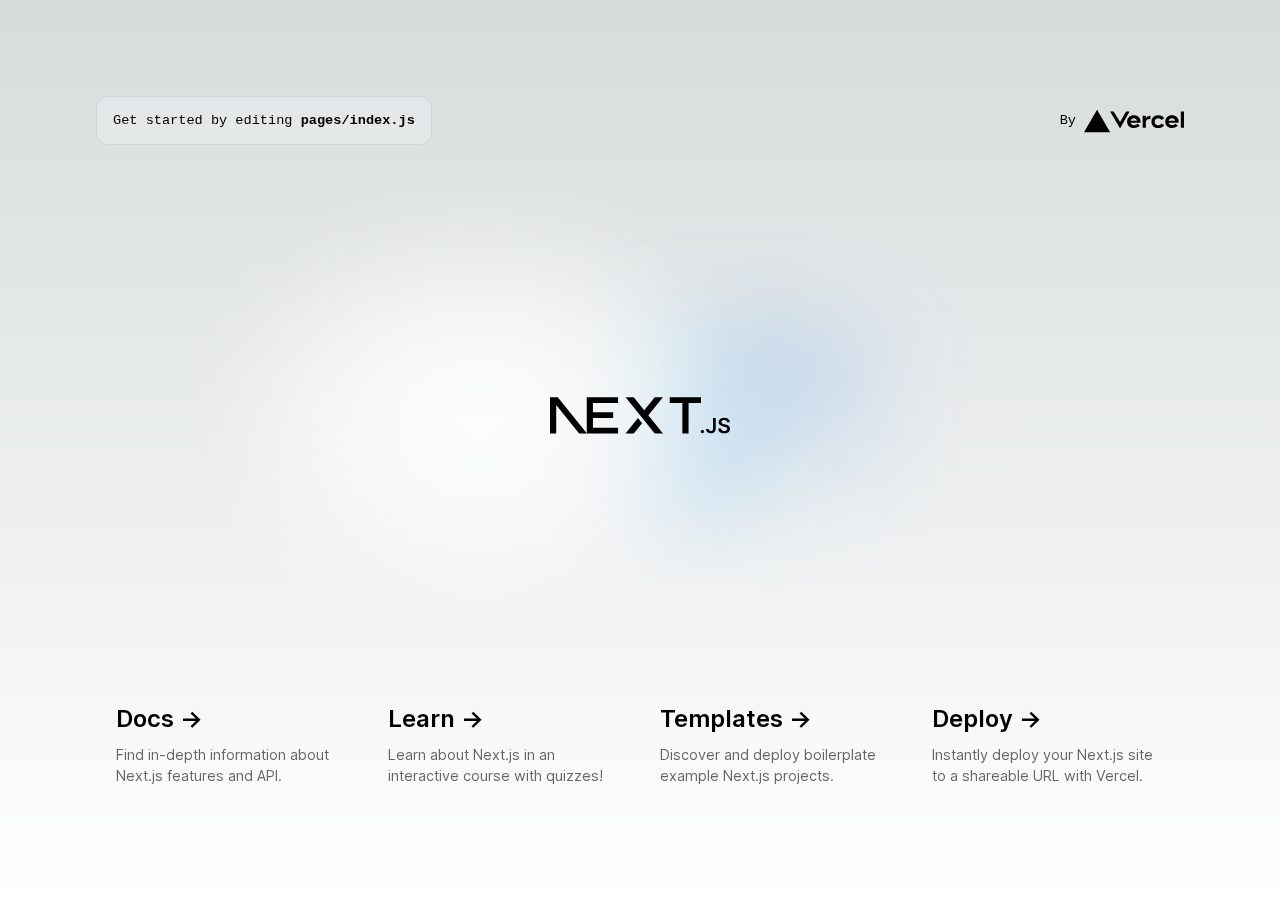
<file: index.html>
<!DOCTYPE html><html lang="en"><head><meta charSet="utf-8"/><title>Create Next App</title><meta name="description" content="Generated by create next app"/><meta name="viewport" content="width=device-width, initial-scale=1"/><link rel="icon" href="/favicon.ico"/><link rel="preload" as="image" href="/vercel.svg" fetchpriority="high"/><link rel="preload" as="image" href="/next.svg" fetchpriority="high"/><meta name="next-head-count" content="7"/><link rel="preload" href="/_next/static/media/2aaf0723e720e8b9-s.p.woff2" as="font" type="font/woff2" crossorigin="anonymous" data-next-font="size-adjust"/><link rel="preload" href="/_next/static/css/876d048b5dab7c28.css" as="style"/><link rel="stylesheet" href="/_next/static/css/876d048b5dab7c28.css" data-n-g=""/><link rel="preload" href="/_next/static/css/1b55222842c4b5e4.css" as="style"/><link rel="stylesheet" href="/_next/static/css/1b55222842c4b5e4.css" data-n-p=""/><noscript data-n-css=""></noscript><script defer="" nomodule="" src="/_next/static/chunks/polyfills-c67a75d1b6f99dc8.js"></script><script src="/_next/static/chunks/webpack-8fa1640cc84ba8fe.js" defer=""></script><script src="/_next/static/chunks/framework-2c79e2a64abdb08b.js" defer=""></script><script src="/_next/static/chunks/main-2ba37e62325cc71b.js" defer=""></script><script src="/_next/static/chunks/pages/_app-2dfd096757008a0f.js" defer=""></script><script src="/_next/static/chunks/pages/index-5fb9c66cad0cfc0a.js" defer=""></script><script src="/_next/static/tm6BKH5uN1aKuLBlrNbky/_buildManifest.js" defer=""></script><script src="/_next/static/tm6BKH5uN1aKuLBlrNbky/_ssgManifest.js" defer=""></script></head><body><div id="__next"><main class="Home_main__nLjiQ __className_ccafe3"><div class="Home_description__41Owk"><p>Get started by editing <code class="Home_code__suPER">pages/index.js</code></p><div><a href="https://vercel.com?utm_source=create-next-app&amp;utm_medium=default-template&amp;utm_campaign=create-next-app" target="_blank" rel="noopener noreferrer">By<!-- --> <img alt="Vercel Logo" fetchpriority="high" width="100" height="24" decoding="async" data-nimg="1" class="Home_vercelLogo__dtSk9" style="color:transparent" src="/vercel.svg"/></a></div></div><div class="Home_center__4BFgC"><img alt="Next.js Logo" fetchpriority="high" width="180" height="37" decoding="async" data-nimg="1" class="Home_logo__27_tb" style="color:transparent" src="/next.svg"/></div><div class="Home_grid__GxQ85"><a href="https://nextjs.org/docs?utm_source=create-next-app&amp;utm_medium=default-template&amp;utm_campaign=create-next-app" class="Home_card___LpL1" target="_blank" rel="noopener noreferrer"><h2>Docs <span>-&gt;</span></h2><p>Find in-depth information about Next.js features and API.</p></a><a href="https://nextjs.org/learn?utm_source=create-next-app&amp;utm_medium=default-template&amp;utm_campaign=create-next-app" class="Home_card___LpL1" target="_blank" rel="noopener noreferrer"><h2>Learn <span>-&gt;</span></h2><p>Learn about Next.js in an interactive course with quizzes!</p></a><a href="https://vercel.com/templates?framework=next.js&amp;utm_source=create-next-app&amp;utm_medium=default-template&amp;utm_campaign=create-next-app" class="Home_card___LpL1" target="_blank" rel="noopener noreferrer"><h2>Templates <span>-&gt;</span></h2><p>Discover and deploy boilerplate example Next.js projects.</p></a><a href="https://vercel.com/new?utm_source=create-next-app&amp;utm_medium=default-template&amp;utm_campaign=create-next-app" class="Home_card___LpL1" target="_blank" rel="noopener noreferrer"><h2>Deploy <span>-&gt;</span></h2><p>Instantly deploy your Next.js site to a shareable URL with Vercel.</p></a></div></main></div><script id="__NEXT_DATA__" type="application/json">{"props":{"pageProps":{}},"page":"/","query":{},"buildId":"tm6BKH5uN1aKuLBlrNbky","nextExport":true,"autoExport":true,"isFallback":false,"scriptLoader":[]}</script></body></html>
</file>
<file: _next/static/css/876d048b5dab7c28.css>
:root{--max-width:1100px;--border-radius:12px;--font-mono:ui-monospace,Menlo,Monaco,"Cascadia Mono","Segoe UI Mono","Roboto Mono","Oxygen Mono","Ubuntu Monospace","Source Code Pro","Fira Mono","Droid Sans Mono","Courier New",monospace;--foreground-rgb:0,0,0;--background-start-rgb:214,219,220;--background-end-rgb:255,255,255;--primary-glow:conic-gradient(from 180deg at 50% 50%,#16abff33 0deg,#0885ff33 55deg,#54d6ff33 120deg,#0071ff33 160deg,transparent 360deg);--secondary-glow:radial-gradient(#fff,hsla(0,0%,100%,0));--tile-start-rgb:239,245,249;--tile-end-rgb:228,232,233;--tile-border:conic-gradient(#00000080,#00000040,#00000030,#00000020,#00000010,#00000010,#00000080);--callout-rgb:238,240,241;--callout-border-rgb:172,175,176;--card-rgb:180,185,188;--card-border-rgb:131,134,135}@media (prefers-color-scheme:dark){:root{--foreground-rgb:255,255,255;--background-start-rgb:0,0,0;--background-end-rgb:0,0,0;--primary-glow:radial-gradient(rgba(1,65,255,.4),rgba(1,65,255,0));--secondary-glow:linear-gradient(to bottom right,rgba(1,65,255,0),rgba(1,65,255,0),rgba(1,65,255,.3));--tile-start-rgb:2,13,46;--tile-end-rgb:2,5,19;--tile-border:conic-gradient(#ffffff80,#ffffff40,#ffffff30,#ffffff20,#ffffff10,#ffffff10,#ffffff80);--callout-rgb:20,20,20;--callout-border-rgb:108,108,108;--card-rgb:100,100,100;--card-border-rgb:200,200,200}}*{box-sizing:border-box;padding:0;margin:0}body,html{max-width:100vw;overflow-x:hidden}body{color:rgb(var(--foreground-rgb));background:linear-gradient(to bottom,transparent,rgb(var(--background-end-rgb))) rgb(var(--background-start-rgb))}a{color:inherit;text-decoration:none}@media (prefers-color-scheme:dark){html{color-scheme:dark}}
</file>
<file: _next/static/css/1b55222842c4b5e4.css>
.Home_main__nLjiQ{display:flex;flex-direction:column;justify-content:space-between;align-items:center;padding:6rem;min-height:100vh}.Home_description__41Owk{display:inherit;justify-content:inherit;align-items:inherit;font-size:.85rem;max-width:var(--max-width);width:100%;z-index:2;font-family:var(--font-mono)}.Home_description__41Owk a{display:flex;justify-content:center;align-items:center;gap:.5rem}.Home_description__41Owk p{position:relative;margin:0;padding:1rem;background-color:rgba(var(--callout-rgb),.5);border:1px solid rgba(var(--callout-border-rgb),.3);border-radius:var(--border-radius)}.Home_code__suPER{font-weight:700;font-family:var(--font-mono)}.Home_grid__GxQ85{display:grid;grid-template-columns:repeat(4,minmax(25%,auto));width:var(--max-width);max-width:100%}.Home_card___LpL1{padding:1rem 1.2rem;border-radius:var(--border-radius);background:rgba(var(--card-rgb),0);border:1px solid rgba(var(--card-border-rgb),0);transition:background .2s,border .2s}.Home_card___LpL1 span{display:inline-block;transition:transform .2s}.Home_card___LpL1 h2{font-weight:600;margin-bottom:.7rem}.Home_card___LpL1 p{margin:0;opacity:.6;font-size:.9rem;line-height:1.5;max-width:30ch}.Home_center__4BFgC{display:flex;justify-content:center;align-items:center;position:relative;padding:4rem 0}.Home_center__4BFgC:before{background:var(--secondary-glow);border-radius:50%;width:480px;height:360px;margin-left:-400px}.Home_center__4BFgC:after{background:var(--primary-glow);width:240px;height:180px;z-index:-1}.Home_center__4BFgC:after,.Home_center__4BFgC:before{content:"";left:50%;position:absolute;filter:blur(45px);transform:translateZ(0)}.Home_logo__27_tb{position:relative}@media (hover:hover) and (pointer:fine){.Home_card___LpL1:hover{background:rgba(var(--card-rgb),.1);border:1px solid rgba(var(--card-border-rgb),.15)}.Home_card___LpL1:hover span{transform:translateX(4px)}}@media (prefers-reduced-motion){.Home_card___LpL1:hover span{transform:none}}@media (max-width:700px){.Home_content__Zy02X{padding:4rem}.Home_grid__GxQ85{grid-template-columns:1fr;margin-bottom:120px;max-width:320px;text-align:center}.Home_card___LpL1{padding:1rem 2.5rem}.Home_card___LpL1 h2{margin-bottom:.5rem}.Home_center__4BFgC{padding:8rem 0 6rem}.Home_center__4BFgC:before{transform:none;height:300px}.Home_description__41Owk{font-size:.8rem}.Home_description__41Owk a{padding:1rem}.Home_description__41Owk div,.Home_description__41Owk p{display:flex;justify-content:center;position:fixed;width:100%}.Home_description__41Owk p{align-items:center;inset:0 0 auto;padding:2rem 1rem 1.4rem;border-radius:0;border:none;border-bottom:1px solid rgba(var(--callout-border-rgb),.25);background:linear-gradient(to bottom,rgba(var(--background-start-rgb),1),rgba(var(--callout-rgb),.5));background-clip:padding-box;-webkit-backdrop-filter:blur(24px);backdrop-filter:blur(24px)}.Home_description__41Owk div{align-items:flex-end;pointer-events:none;inset:auto 0 0;padding:2rem;height:200px;background:linear-gradient(to bottom,transparent 0,rgb(var(--background-end-rgb)) 40%);z-index:1}}@media (min-width:701px) and (max-width:1120px){.Home_grid__GxQ85{grid-template-columns:repeat(2,50%)}}@media (prefers-color-scheme:dark){.Home_vercelLogo__dtSk9{filter:invert(1)}.Home_logo__27_tb{filter:invert(1) drop-shadow(0 0 .3rem #ffffff70)}}@keyframes Home_rotate____XsI{0%{transform:rotate(1turn)}to{transform:rotate(0deg)}}@font-face{font-family:__Inter_ccafe3;font-style:normal;font-weight:100 900;font-display:swap;src:url(/_next/static/media/d1d9458b69004127-s.woff2) format("woff2");unicode-range:U+0460-052f,U+1c80-1c88,U+20b4,U+2de0-2dff,U+a640-a69f,U+fe2e-fe2f}@font-face{font-family:__Inter_ccafe3;font-style:normal;font-weight:100 900;font-display:swap;src:url(/_next/static/media/b967158bc7d7a9fb-s.woff2) format("woff2");unicode-range:U+0301,U+0400-045f,U+0490-0491,U+04b0-04b1,U+2116}@font-face{font-family:__Inter_ccafe3;font-style:normal;font-weight:100 900;font-display:swap;src:url(/_next/static/media/ae9ae6716d4f8bf8-s.woff2) format("woff2");unicode-range:U+1f??}@font-face{font-family:__Inter_ccafe3;font-style:normal;font-weight:100 900;font-display:swap;src:url(/_next/static/media/c0f5ec5bbf5913b7-s.woff2) format("woff2");unicode-range:U+0370-03ff}@font-face{font-family:__Inter_ccafe3;font-style:normal;font-weight:100 900;font-display:swap;src:url(/_next/static/media/b1db3e28af9ef94a-s.woff2) format("woff2");unicode-range:U+0102-0103,U+0110-0111,U+0128-0129,U+0168-0169,U+01a0-01a1,U+01af-01b0,U+0300-0301,U+0303-0304,U+0308-0309,U+0323,U+0329,U+1ea0-1ef9,U+20ab}@font-face{font-family:__Inter_ccafe3;font-style:normal;font-weight:100 900;font-display:swap;src:url(/_next/static/media/9c4f34569c9b36ca-s.woff2) format("woff2");unicode-range:U+0100-02af,U+0300-0301,U+0303-0304,U+0308-0309,U+0323,U+0329,U+1e??,U+2020,U+20a0-20ab,U+20ad-20cf,U+2113,U+2c60-2c7f,U+a720-a7ff}@font-face{font-family:__Inter_ccafe3;font-style:normal;font-weight:100 900;font-display:swap;src:url(/_next/static/media/2aaf0723e720e8b9-s.p.woff2) format("woff2");unicode-range:U+00??,U+0131,U+0152-0153,U+02bb-02bc,U+02c6,U+02da,U+02dc,U+0300-0301,U+0303-0304,U+0308-0309,U+0323,U+0329,U+2000-206f,U+2074,U+20ac,U+2122,U+2191,U+2193,U+2212,U+2215,U+feff,U+fffd}@font-face{font-family:__Inter_Fallback_ccafe3;src:local("Arial");ascent-override:90.20%;descent-override:22.48%;line-gap-override:0.00%;size-adjust:107.40%}.__className_ccafe3{font-family:__Inter_ccafe3,__Inter_Fallback_ccafe3;font-style:normal}
</file>
